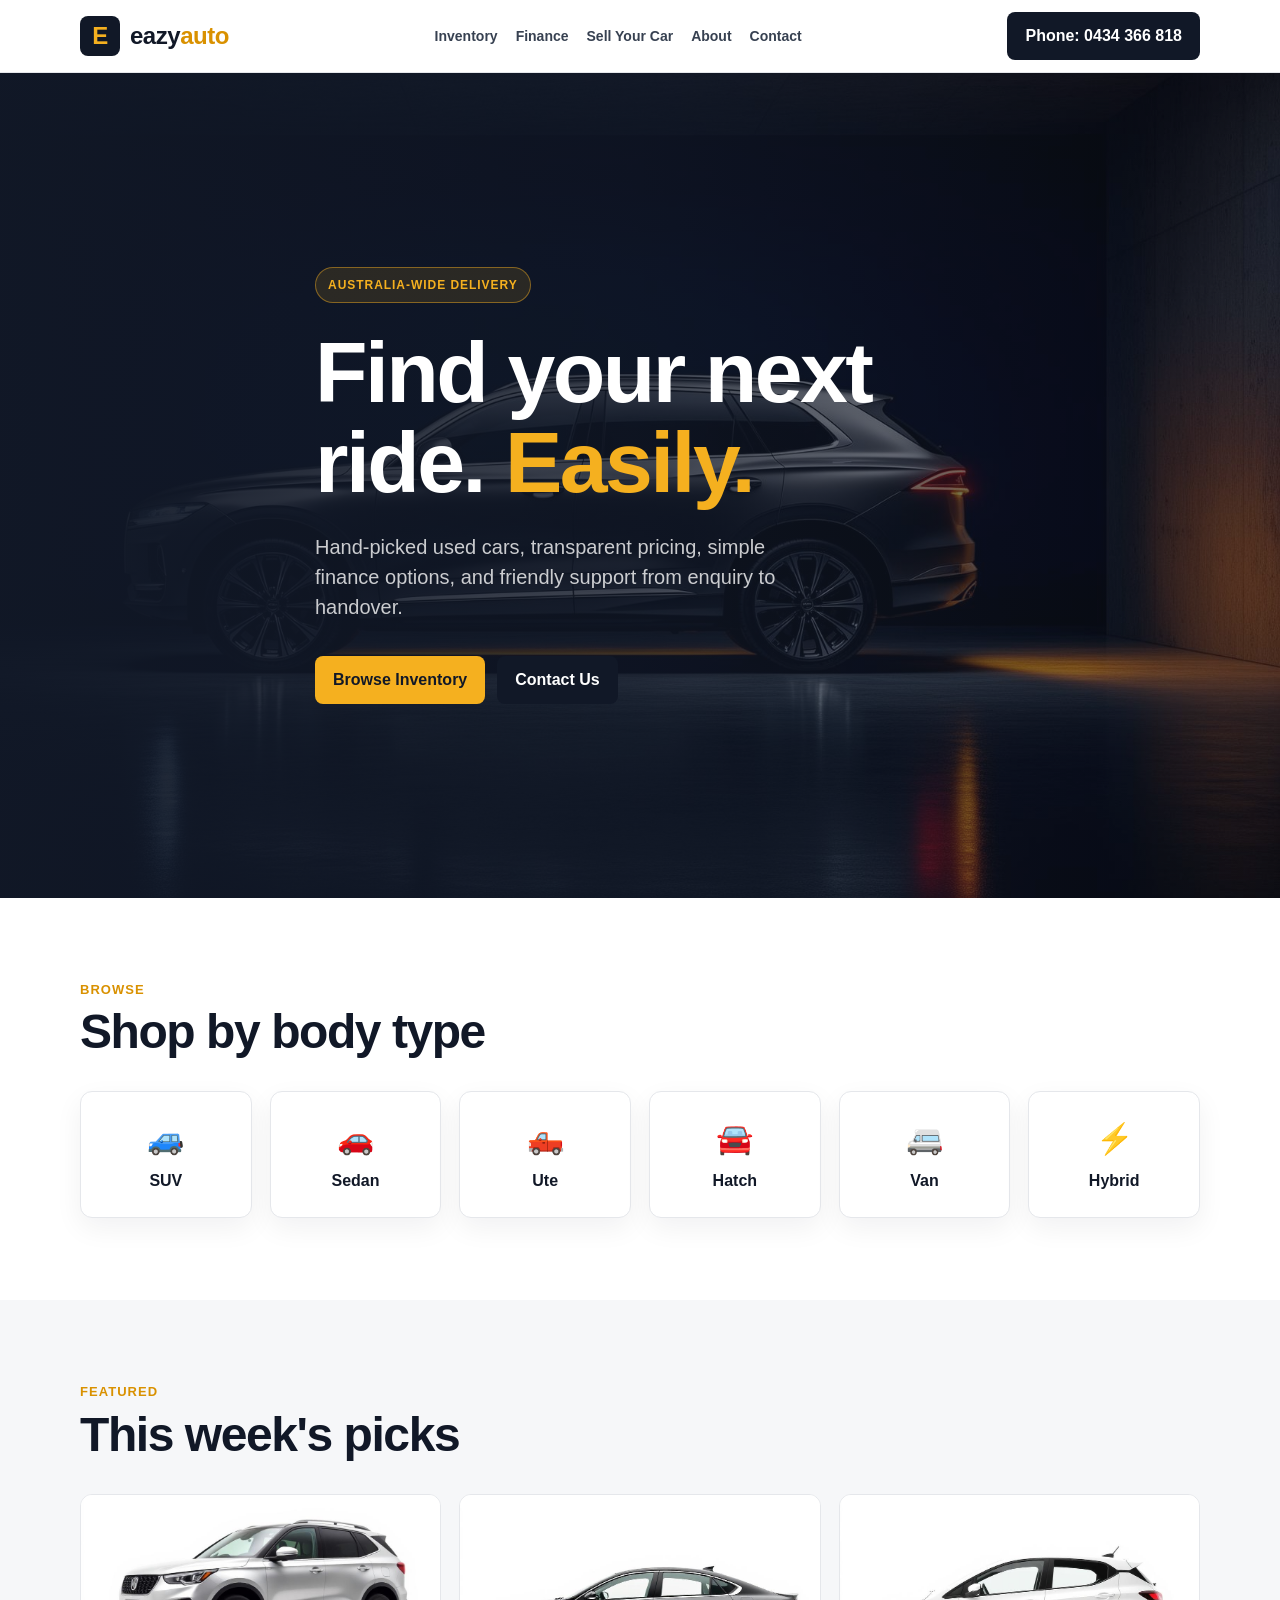
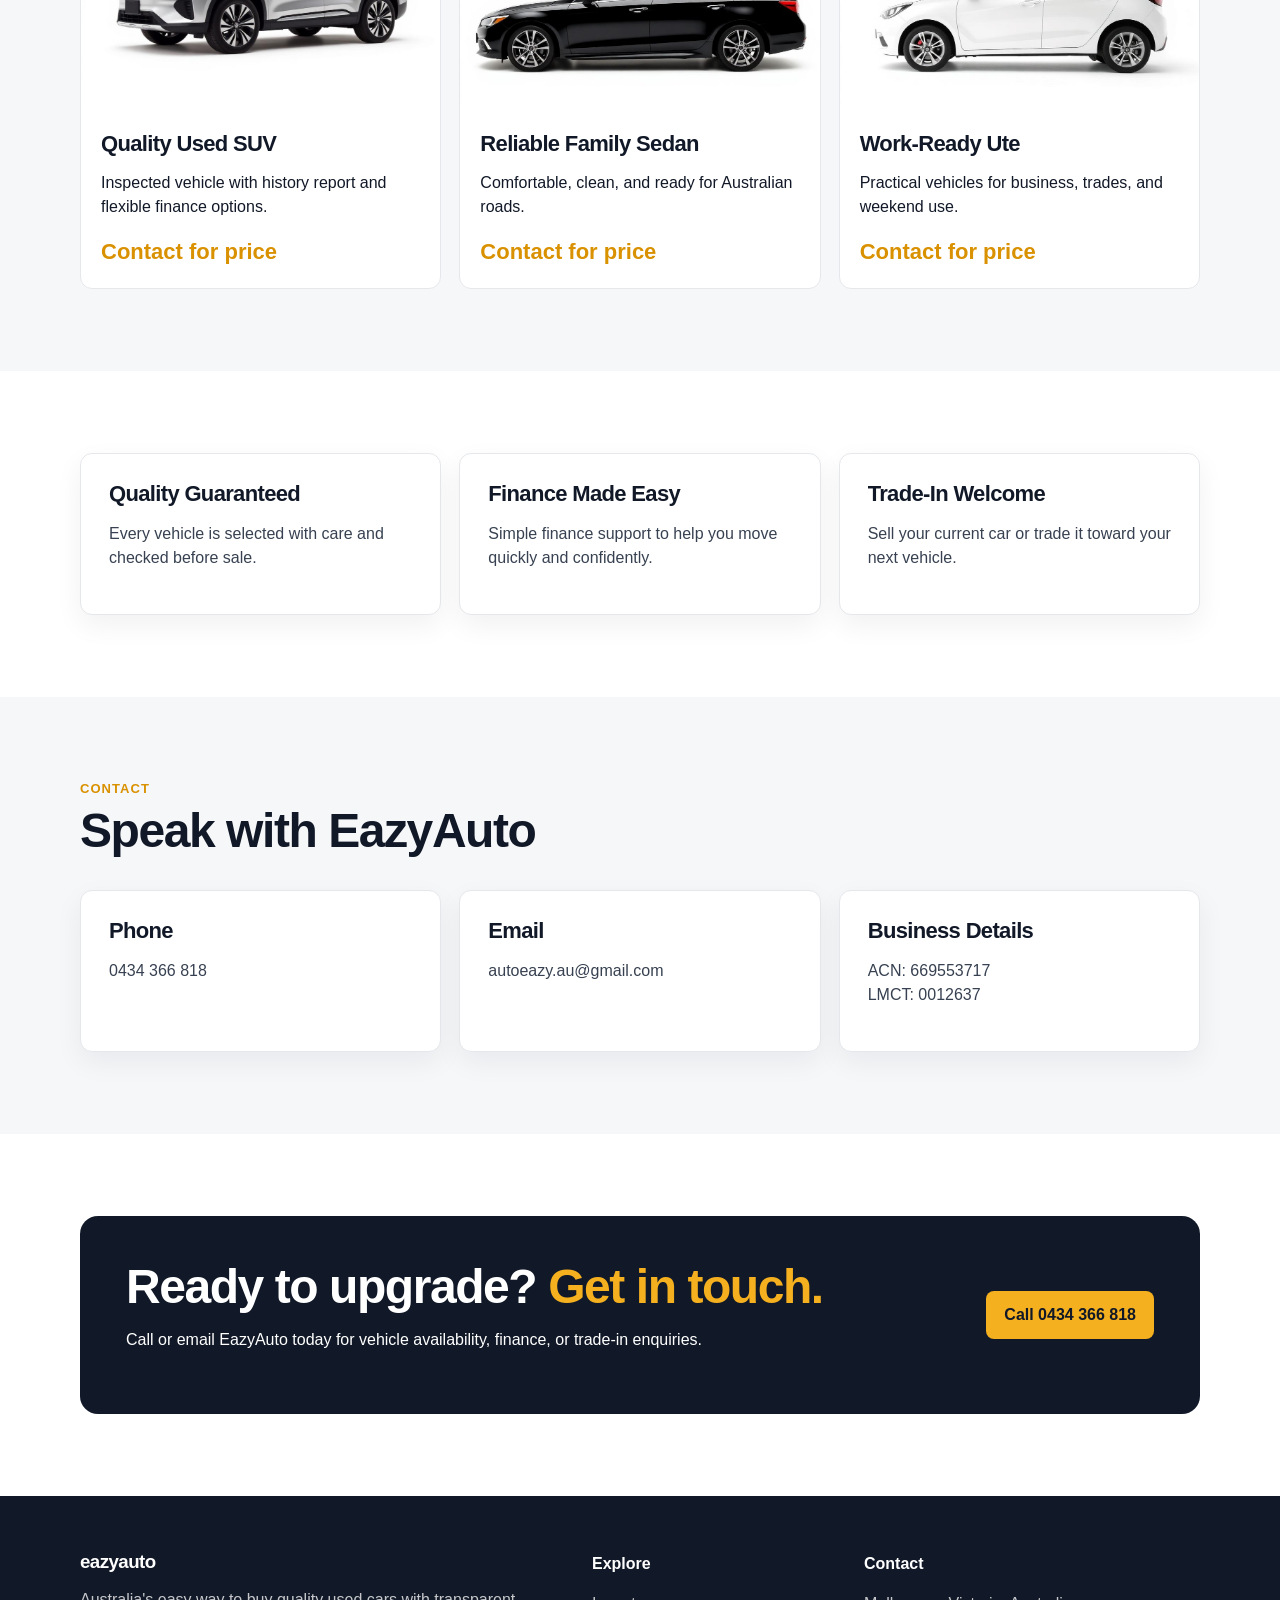
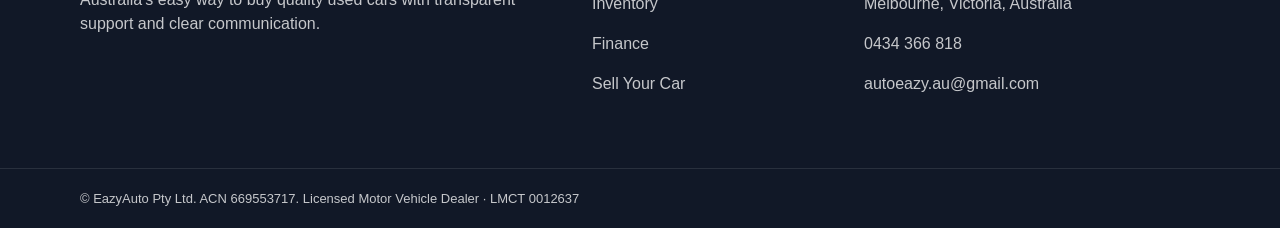
<file: index.html>
<!DOCTYPE html>
<html lang="en">
  <head>
    <meta charset="UTF-8" />
    <meta name="viewport" content="width=device-width, initial-scale=1.0" />
    <title>EazyAuto — Quality Used Cars in Australia</title>
    <meta
      name="description"
      content="Buy quality used cars across Australia. Browse hand-picked vehicles, get instant finance, and trade in with EazyAuto."
    />
    <meta name="author" content="EazyAuto" />
    <meta property="og:title" content="EazyAuto — Quality Used Cars in Australia" />
    <meta
      property="og:description"
      content="Buy quality used cars across Australia. Browse hand-picked vehicles, get instant finance, and trade in with EazyAuto."
    />
    <meta property="og:type" content="website" />
    <meta name="twitter:card" content="summary_large_image" />
    <style>
      :root {
        --ink: #111827;
        --ink-soft: #374151;
        --amber: #f5b01f;
        --amber-dark: #d99100;
        --surface: #f6f7f9;
        --line: #e5e7eb;
        --white: #ffffff;
      }

      * {
        box-sizing: border-box;
      }

      body {
        margin: 0;
        color: var(--ink);
        background: var(--white);
        font-family: Arial, Helvetica, sans-serif;
        line-height: 1.5;
      }

      a {
        color: inherit;
        text-decoration: none;
      }

      .container {
        width: min(1120px, calc(100% - 32px));
        margin: 0 auto;
      }

      header {
        position: sticky;
        top: 0;
        z-index: 10;
        background: rgba(255, 255, 255, 0.94);
        border-bottom: 1px solid var(--line);
        backdrop-filter: blur(16px);
      }

      .nav {
        display: flex;
        align-items: center;
        justify-content: space-between;
        gap: 24px;
        min-height: 72px;
      }

      .brand {
        display: inline-flex;
        align-items: center;
        gap: 10px;
        font-size: 24px;
        font-weight: 800;
        letter-spacing: -0.02em;
      }

      .mark {
        display: grid;
        width: 40px;
        height: 40px;
        place-items: center;
        border-radius: 8px;
        color: var(--amber);
        background: var(--ink);
        font-weight: 900;
      }

      .brand span span {
        color: var(--amber-dark);
      }

      .links {
        display: flex;
        align-items: center;
        gap: 18px;
        color: var(--ink-soft);
        font-size: 14px;
        font-weight: 700;
      }

      .phone,
      .button {
        display: inline-flex;
        align-items: center;
        justify-content: center;
        border-radius: 8px;
        background: var(--ink);
        color: var(--white);
        font-weight: 800;
        padding: 12px 18px;
      }

      .phone {
        white-space: nowrap;
      }

      .button.primary {
        background: var(--amber);
        color: var(--ink);
      }

      .hero {
        position: relative;
        min-height: 620px;
        overflow: hidden;
        color: var(--white);
        background: var(--ink);
      }

      .hero img {
        position: absolute;
        inset: 0;
        width: 100%;
        height: 100%;
        object-fit: cover;
        object-position: center right;
        opacity: 0.72;
      }

      .hero::after {
        position: absolute;
        inset: 0;
        content: "";
        background: linear-gradient(90deg, rgba(17, 24, 39, 0.96), rgba(17, 24, 39, 0.72), rgba(17, 24, 39, 0.12));
      }

      .hero-content {
        position: relative;
        z-index: 1;
        max-width: 650px;
        padding: 112px 0;
      }

      .eyebrow {
        display: inline-flex;
        border: 1px solid rgba(245, 176, 31, 0.45);
        border-radius: 999px;
        padding: 8px 12px;
        color: var(--amber);
        background: rgba(245, 176, 31, 0.12);
        font-size: 12px;
        font-weight: 900;
        letter-spacing: 0.08em;
        text-transform: uppercase;
      }

      h1,
      h2,
      h3 {
        margin: 0;
        letter-spacing: -0.03em;
        line-height: 1.05;
      }

      h1 {
        margin-top: 24px;
        font-size: clamp(48px, 7vw, 86px);
      }

      h1 span,
      h2 span {
        color: var(--amber);
      }

      .hero p {
        max-width: 520px;
        margin: 24px 0 0;
        color: rgba(255, 255, 255, 0.78);
        font-size: 20px;
      }

      .actions {
        display: flex;
        flex-wrap: wrap;
        gap: 12px;
        margin-top: 34px;
      }

      section {
        padding: 82px 0;
      }

      .section-head {
        display: flex;
        align-items: end;
        justify-content: space-between;
        gap: 24px;
        margin-bottom: 34px;
      }

      .label {
        margin: 0 0 8px;
        color: var(--amber-dark);
        font-size: 13px;
        font-weight: 900;
        letter-spacing: 0.08em;
        text-transform: uppercase;
      }

      h2 {
        font-size: clamp(34px, 4vw, 48px);
      }

      .grid {
        display: grid;
        gap: 18px;
      }

      .types {
        grid-template-columns: repeat(6, 1fr);
      }

      .type-card,
      .feature-card,
      .contact-card {
        border: 1px solid var(--line);
        border-radius: 12px;
        background: var(--white);
        box-shadow: 0 10px 28px rgba(17, 24, 39, 0.06);
      }

      .type-card {
        padding: 24px 14px;
        text-align: center;
        font-weight: 800;
      }

      .type-card strong {
        display: block;
        margin-bottom: 8px;
        font-size: 30px;
      }

      .surface {
        background: var(--surface);
      }

      .cars {
        grid-template-columns: repeat(3, 1fr);
      }

      .car {
        overflow: hidden;
        border-radius: 12px;
        border: 1px solid var(--line);
        background: var(--white);
      }

      .car img {
        width: 100%;
        height: 210px;
        object-fit: cover;
      }

      .car-body {
        padding: 20px;
      }

      .car h3 {
        font-size: 22px;
      }

      .price {
        margin-top: 12px;
        color: var(--amber-dark);
        font-size: 22px;
        font-weight: 900;
      }

      .features,
      .contact-grid {
        grid-template-columns: repeat(3, 1fr);
      }

      .feature-card,
      .contact-card {
        padding: 28px;
      }

      .feature-card h3,
      .contact-card h3 {
        font-size: 22px;
      }

      .feature-card p,
      .contact-card p {
        color: var(--ink-soft);
      }

      .cta {
        border-radius: 18px;
        padding: 46px;
        color: var(--white);
        background: var(--ink);
      }

      .cta-inner {
        display: flex;
        align-items: center;
        justify-content: space-between;
        gap: 24px;
      }

      footer {
        color: rgba(255, 255, 255, 0.76);
        background: var(--ink);
      }

      .footer-grid {
        display: grid;
        grid-template-columns: 2fr 1fr 1.4fr;
        gap: 32px;
        padding: 56px 0;
      }

      footer h3,
      footer strong {
        color: var(--white);
      }

      .legal {
        border-top: 1px solid rgba(255, 255, 255, 0.1);
        padding: 20px 0;
        font-size: 13px;
      }

      @media (max-width: 860px) {
        .links {
          display: none;
        }

        .hero {
          min-height: auto;
        }

        .hero-content {
          padding: 84px 0;
        }

        .section-head,
        .cta-inner {
          align-items: flex-start;
          flex-direction: column;
        }

        .types,
        .cars,
        .features,
        .contact-grid,
        .footer-grid {
          grid-template-columns: 1fr;
        }

        .types {
          grid-template-columns: repeat(2, 1fr);
        }
      }
    </style>
  </head>
  <body>
    <header>
      <div class="container nav">
        <a class="brand" href="/" aria-label="EazyAuto home">
          <span class="mark">E</span>
          <span>eazy<span>auto</span></span>
        </a>
        <nav class="links" aria-label="Main navigation">
          <a href="#inventory">Inventory</a>
          <a href="#finance">Finance</a>
          <a href="#sell">Sell Your Car</a>
          <a href="#about">About</a>
          <a href="#contact">Contact</a>
        </nav>
        <a class="phone" href="tel:0434366818">Phone: 0434 366 818</a>
      </div>
    </header>

    <main>
      <section class="hero">
        <img src="src/assets/hero-car.jpg" alt="Modern vehicle on the road" />
        <div class="container hero-content">
          <span class="eyebrow">Australia-wide delivery</span>
          <h1>Find your next ride. <span>Easily.</span></h1>
          <p>Hand-picked used cars, transparent pricing, simple finance options, and friendly support from enquiry to handover.</p>
          <div class="actions">
            <a class="button primary" href="#inventory">Browse Inventory</a>
            <a class="button" href="#contact">Contact Us</a>
          </div>
        </div>
      </section>

      <section id="inventory">
        <div class="container">
          <div class="section-head">
            <div>
              <p class="label">Browse</p>
              <h2>Shop by body type</h2>
            </div>
          </div>
          <div class="grid types">
            <div class="type-card"><strong>🚙</strong>SUV</div>
            <div class="type-card"><strong>🚗</strong>Sedan</div>
            <div class="type-card"><strong>🛻</strong>Ute</div>
            <div class="type-card"><strong>🚘</strong>Hatch</div>
            <div class="type-card"><strong>🚐</strong>Van</div>
            <div class="type-card"><strong>⚡</strong>Hybrid</div>
          </div>
        </div>
      </section>

      <section class="surface">
        <div class="container">
          <div class="section-head">
            <div>
              <p class="label">Featured</p>
              <h2>This week's picks</h2>
            </div>
          </div>
          <div class="grid cars">
            <article class="car">
              <img src="src/assets/car-1.jpg" alt="Featured used SUV" />
              <div class="car-body">
                <h3>Quality Used SUV</h3>
                <p>Inspected vehicle with history report and flexible finance options.</p>
                <div class="price">Contact for price</div>
              </div>
            </article>
            <article class="car">
              <img src="src/assets/car-2.jpg" alt="Featured used sedan" />
              <div class="car-body">
                <h3>Reliable Family Sedan</h3>
                <p>Comfortable, clean, and ready for Australian roads.</p>
                <div class="price">Contact for price</div>
              </div>
            </article>
            <article class="car">
              <img src="src/assets/car-3.jpg" alt="Featured used ute" />
              <div class="car-body">
                <h3>Work-Ready Ute</h3>
                <p>Practical vehicles for business, trades, and weekend use.</p>
                <div class="price">Contact for price</div>
              </div>
            </article>
          </div>
        </div>
      </section>

      <section id="about">
        <div class="container grid features">
          <article class="feature-card">
            <h3>Quality Guaranteed</h3>
            <p>Every vehicle is selected with care and checked before sale.</p>
          </article>
          <article id="finance" class="feature-card">
            <h3>Finance Made Easy</h3>
            <p>Simple finance support to help you move quickly and confidently.</p>
          </article>
          <article id="sell" class="feature-card">
            <h3>Trade-In Welcome</h3>
            <p>Sell your current car or trade it toward your next vehicle.</p>
          </article>
        </div>
      </section>

      <section id="contact" class="surface">
        <div class="container">
          <div class="section-head">
            <div>
              <p class="label">Contact</p>
              <h2>Speak with EazyAuto</h2>
            </div>
          </div>
          <div class="grid contact-grid">
            <article class="contact-card">
              <h3>Phone</h3>
              <p><a href="tel:0434366818">0434 366 818</a></p>
            </article>
            <article class="contact-card">
              <h3>Email</h3>
              <p><a href="mailto:autoeazy.au@gmail.com">autoeazy.au@gmail.com</a></p>
            </article>
            <article class="contact-card">
              <h3>Business Details</h3>
              <p>ACN: 669553717<br />LMCT: 0012637</p>
            </article>
          </div>
        </div>
      </section>

      <section>
        <div class="container cta">
          <div class="cta-inner">
            <div>
              <h2>Ready to upgrade? <span>Get in touch.</span></h2>
              <p>Call or email EazyAuto today for vehicle availability, finance, or trade-in enquiries.</p>
            </div>
            <a class="button primary" href="tel:0434366818">Call 0434 366 818</a>
          </div>
        </div>
      </section>
    </main>

    <footer>
      <div class="container footer-grid">
        <div>
          <h3>eazyauto</h3>
          <p>Australia's easy way to buy quality used cars with transparent support and clear communication.</p>
        </div>
        <div>
          <strong>Explore</strong>
          <p><a href="#inventory">Inventory</a></p>
          <p><a href="#finance">Finance</a></p>
          <p><a href="#sell">Sell Your Car</a></p>
        </div>
        <div>
          <strong>Contact</strong>
          <p>Melbourne, Victoria, Australia</p>
          <p><a href="tel:0434366818">0434 366 818</a></p>
          <p><a href="mailto:autoeazy.au@gmail.com">autoeazy.au@gmail.com</a></p>
        </div>
      </div>
      <div class="legal">
        <div class="container">© EazyAuto Pty Ltd. ACN 669553717. Licensed Motor Vehicle Dealer · LMCT 0012637</div>
      </div>
    </footer>
  </body>
</html>
</file>
